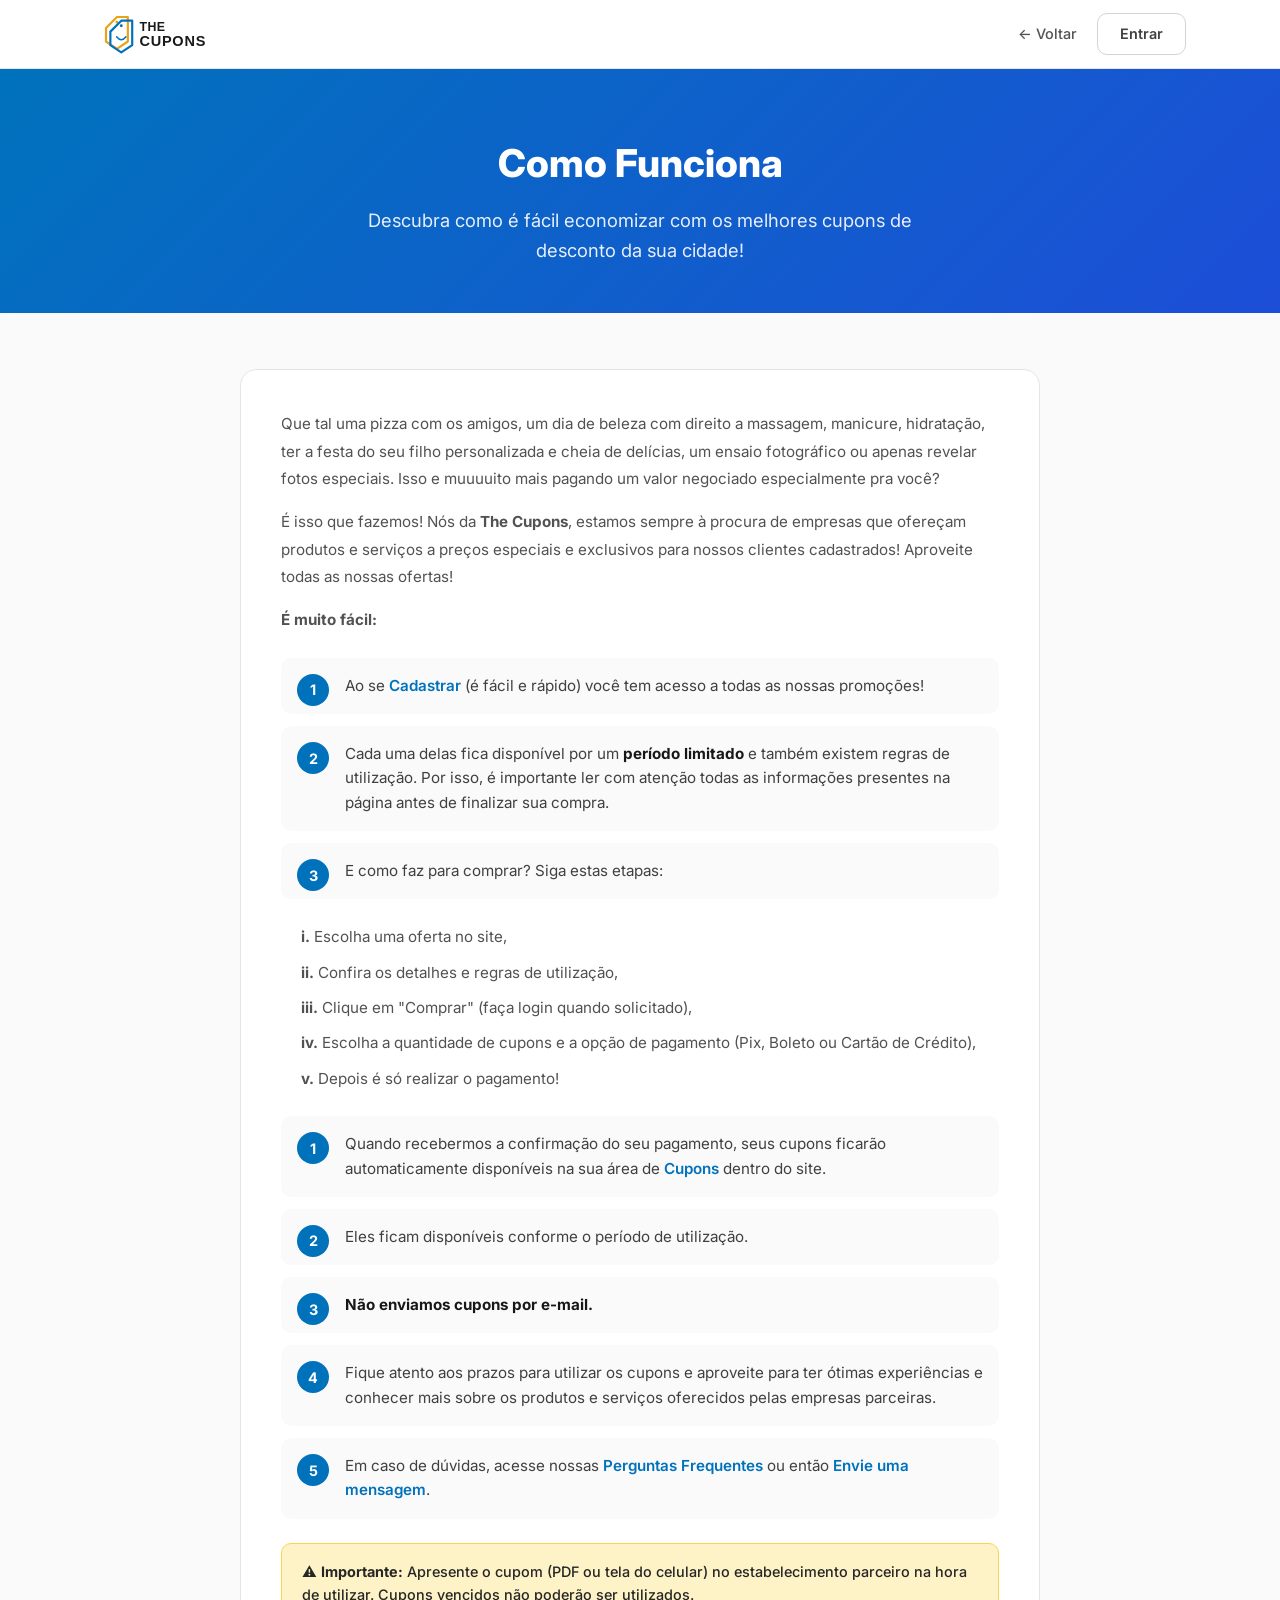
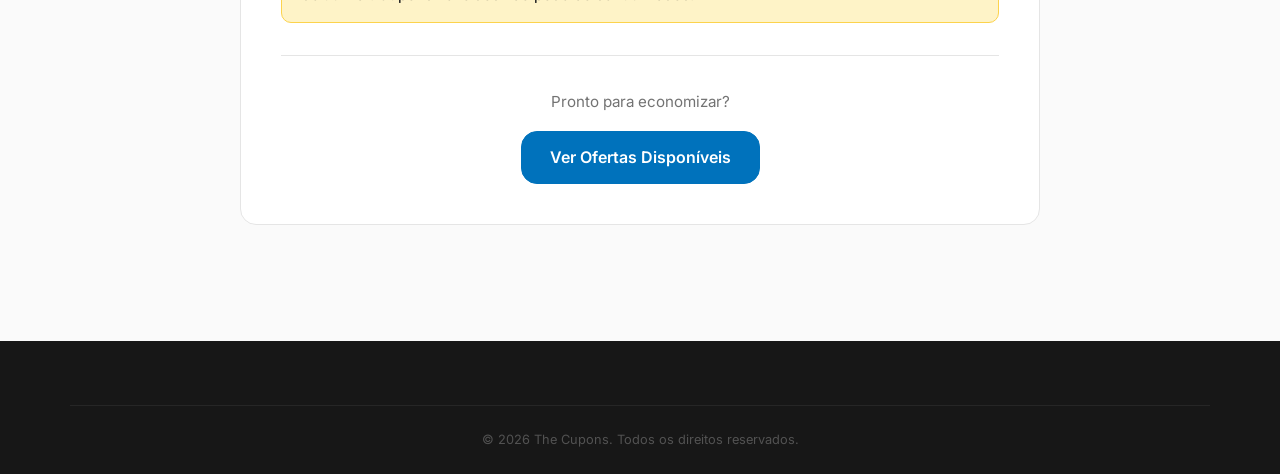
<file: como-funciona.html>
<!DOCTYPE html>
<html lang="pt-BR">
<head>
    <meta charset="UTF-8">
    <meta name="viewport" content="width=device-width, initial-scale=1.0">
    <title>Como Funciona | The Cupons</title>
    <meta name="description" content="Saiba como funciona a plataforma The Cupons. Compre cupons de desconto, pague online e aproveite ofertas exclusivas.">
    <link rel="stylesheet" href="css/style.css">
    <style>
        .page-hero {
            background: linear-gradient(135deg, var(--primary) 0%, #1d4ed8 100%);
            padding: 64px 0 48px;
            color: white;
            text-align: center;
        }
        .page-hero h1 { font-size: 2.4rem; font-weight: 800; margin-bottom: 12px; }
        .page-hero p { font-size: 1.15rem; opacity: 0.9; max-width: 560px; margin: 0 auto; }
        .content-section { padding: 56px 0; }
        .content-card {
            background: white; border: 1px solid var(--gray-200);
            border-radius: var(--radius-lg); padding: 40px;
            max-width: 800px; margin: 0 auto;
        }
        .content-card h2 {
            font-size: 1.4rem; font-weight: 700; color: var(--gray-900);
            margin-bottom: 20px;
        }
        .content-card p {
            color: var(--gray-600); font-size: 0.95rem; line-height: 1.8;
            margin-bottom: 16px;
        }
        .steps-list { list-style: none; padding: 0; margin: 24px 0; counter-reset: step; }
        .steps-list li {
            padding: 16px 16px 16px 64px; margin-bottom: 12px;
            background: var(--gray-50); border-radius: var(--radius-md);
            color: var(--gray-700); font-size: 0.95rem; line-height: 1.6;
            position: relative; counter-increment: step;
        }
        .steps-list li::before {
            content: counter(step);
            position: absolute; left: 16px; top: 16px;
            width: 32px; height: 32px; border-radius: 50%;
            background: var(--primary); color: white;
            display: flex; align-items: center; justify-content: center;
            font-weight: 700; font-size: 0.9rem;
        }
        .steps-list li strong { color: var(--gray-900); }
        .highlight-box {
            background: #FEF3C7; border: 1.5px solid #FCD34D;
            border-radius: var(--radius-md); padding: 16px 20px;
            color: var(--gray-800); font-size: 0.9rem; margin: 20px 0;
            font-weight: 500;
        }
        .cta-section {
            text-align: center; margin-top: 32px;
            padding-top: 32px; border-top: 1px solid var(--gray-200);
        }
        .cta-section p { color: var(--gray-500); margin-bottom: 16px; }
    </style>
</head>
<body>

    <!-- Header -->
    <header class="main-header">
        <div class="container header-container">
            <a href="index.html" class="logo"><img src="img/logo.svg" alt="The Cupons"></a>
            <nav class="header-nav">
                <a href="index.html" class="nav-link">← Voltar</a>
                <a href="login.html" class="btn btn-outline" id="auth-btn">Entrar</a>
            </nav>
        </div>
    </header>

    <!-- Hero -->
    <section class="page-hero">
        <div class="container">
            <h1>Como Funciona</h1>
            <p>Descubra como é fácil economizar com os melhores cupons de desconto da sua cidade!</p>
        </div>
    </section>

    <!-- Conteúdo -->
    <section class="content-section">
        <div class="container">
            <div class="content-card">
                <p>Que tal uma pizza com os amigos, um dia de beleza com direito a massagem, manicure, hidratação, ter a festa do seu filho personalizada e cheia de delícias, um ensaio fotográfico ou apenas revelar fotos especiais. Isso e muuuuito mais pagando um valor negociado especialmente pra você?</p>

                <p>É isso que fazemos! Nós da <strong>The Cupons</strong>, estamos sempre à procura de empresas que ofereçam produtos e serviços a preços especiais e exclusivos para nossos clientes cadastrados! Aproveite todas as nossas ofertas!</p>

                <p><strong>É muito fácil:</strong></p>

                <ol class="steps-list">
                    <li>Ao se <a href="login.html" style="color: var(--primary); font-weight: 600;">Cadastrar</a> (é fácil e rápido) você tem acesso a todas as nossas promoções!</li>
                    <li>Cada uma delas fica disponível por um <strong>período limitado</strong> e também existem regras de utilização. Por isso, é importante ler com atenção todas as informações presentes na página antes de finalizar sua compra.</li>
                    <li>E como faz para comprar? Siga estas etapas:</li>
                </ol>

                <div style="padding-left: 20px; margin-bottom: 24px;">
                    <p style="margin-bottom: 8px;"><strong>i.</strong> Escolha uma oferta no site,</p>
                    <p style="margin-bottom: 8px;"><strong>ii.</strong> Confira os detalhes e regras de utilização,</p>
                    <p style="margin-bottom: 8px;"><strong>iii.</strong> Clique em "Comprar" (faça login quando solicitado),</p>
                    <p style="margin-bottom: 8px;"><strong>iv.</strong> Escolha a quantidade de cupons e a opção de pagamento (Pix, Boleto ou Cartão de Crédito),</p>
                    <p style="margin-bottom: 8px;"><strong>v.</strong> Depois é só realizar o pagamento!</p>
                </div>

                <ol class="steps-list" start="4">
                    <li>Quando recebermos a confirmação do seu pagamento, seus cupons ficarão automaticamente disponíveis na sua área de <a href="minha-conta.html" style="color: var(--primary); font-weight: 600;">Cupons</a> dentro do site.</li>
                    <li>Eles ficam disponíveis conforme o período de utilização.</li>
                    <li><strong>Não enviamos cupons por e-mail.</strong></li>
                    <li>Fique atento aos prazos para utilizar os cupons e aproveite para ter ótimas experiências e conhecer mais sobre os produtos e serviços oferecidos pelas empresas parceiras.</li>
                    <li>Em caso de dúvidas, acesse nossas <a href="#" style="color: var(--primary); font-weight: 600;">Perguntas Frequentes</a> ou então <a href="#" style="color: var(--primary); font-weight: 600;">Envie uma mensagem</a>.</li>
                </ol>

                <div class="highlight-box">
                    ⚠️ <strong>Importante:</strong> Apresente o cupom (PDF ou tela do celular) no estabelecimento parceiro na hora de utilizar. Cupons vencidos não poderão ser utilizados.
                </div>

                <div class="cta-section">
                    <p>Pronto para economizar?</p>
                    <a href="index.html" class="btn btn-primary btn-lg">Ver Ofertas Disponíveis</a>
                </div>
            </div>
        </div>
    </section>

    <!-- Footer -->
    <footer class="main-footer">
        <div class="container text-center footer-bottom" style="margin-top: 0;">
            <p>&copy; 2026 The Cupons. Todos os direitos reservados.</p>
        </div>
    </footer>

    <script src="js/app.js"></script>
    <script src="js/auth.js"></script>
    <script>
        document.addEventListener('DOMContentLoaded', () => {
            const session = getSession();
            const authBtn = document.getElementById('auth-btn');
            if (session && authBtn) {
                if (session.tipo === 'admin') {
                    authBtn.textContent = '⚙️ Painel';
                    authBtn.href = 'admin.html';
                    authBtn.className = 'btn btn-primary';
                } else {
                    authBtn.textContent = '👤 ' + session.nome.split(' ')[0];
                    authBtn.href = 'minha-conta.html';
                    authBtn.className = 'btn btn-primary';
                }
            }
        });
    </script>
</body>
</html>
</file>
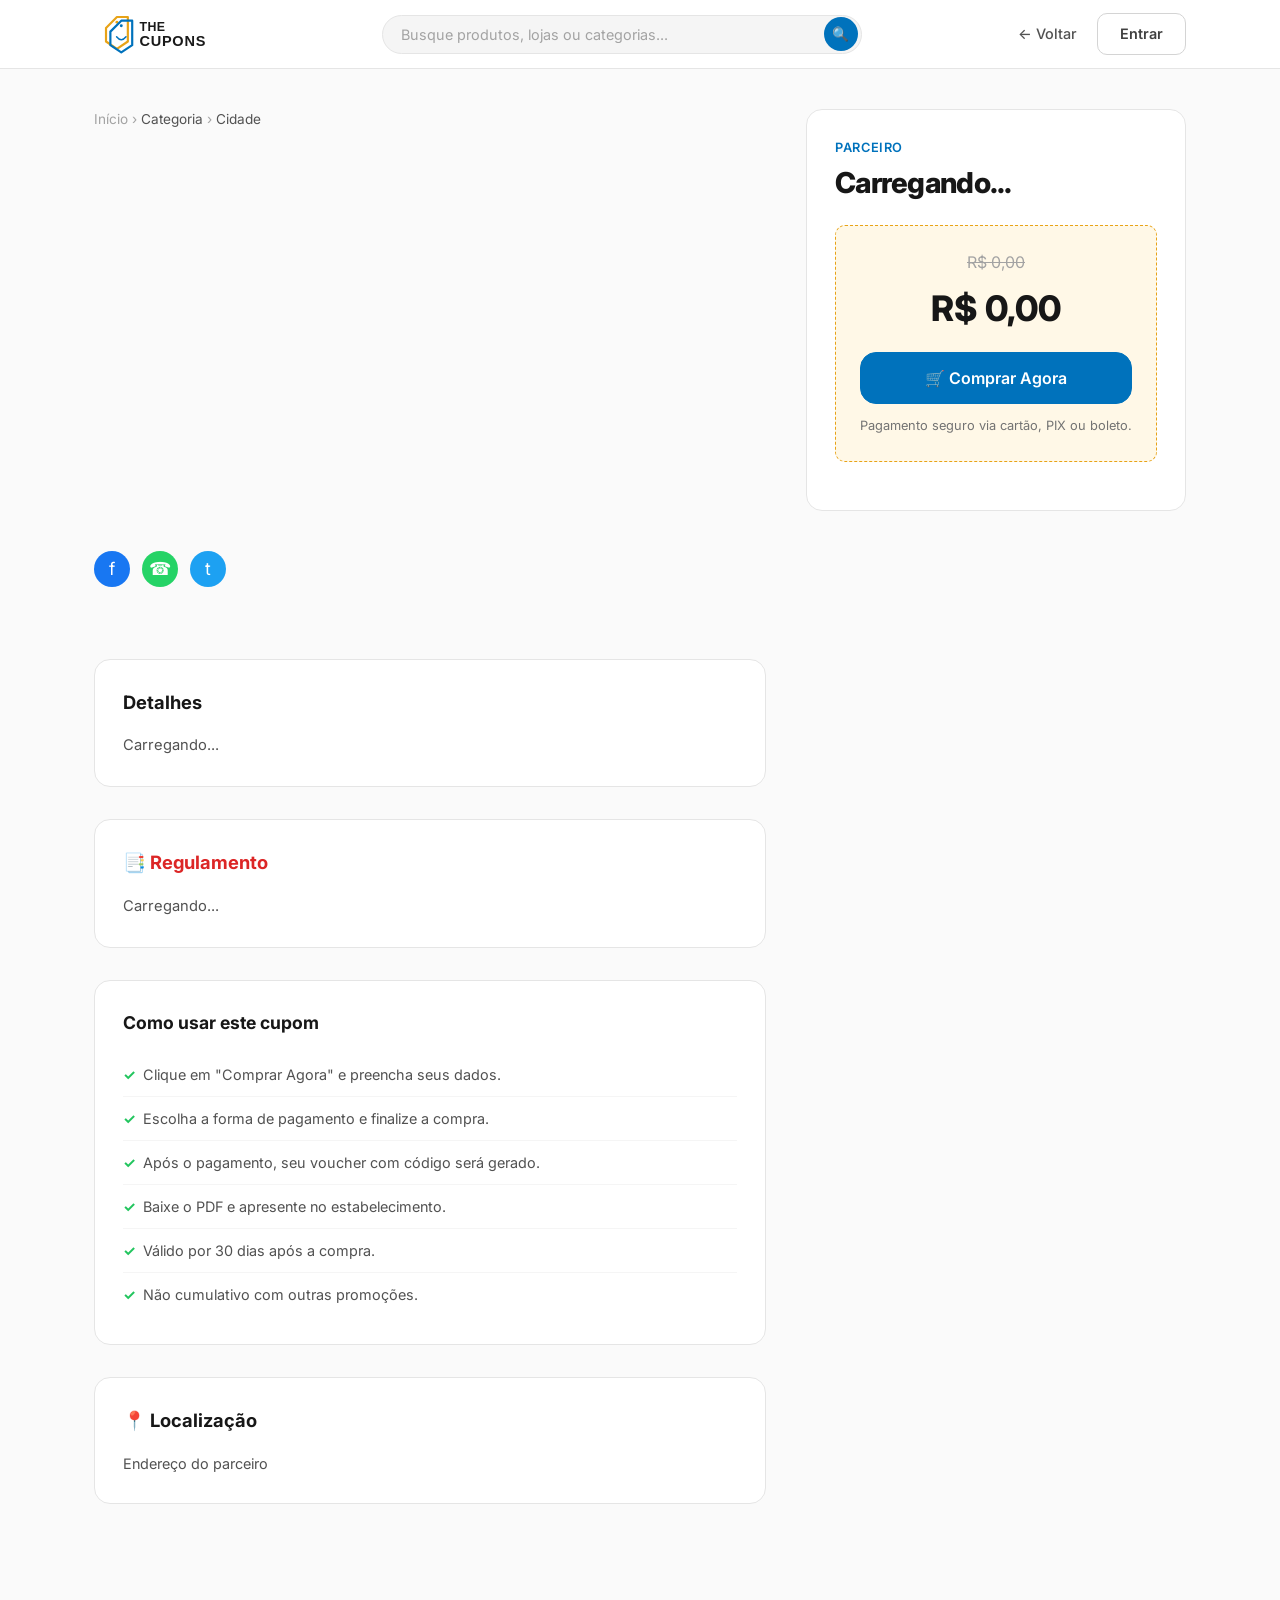
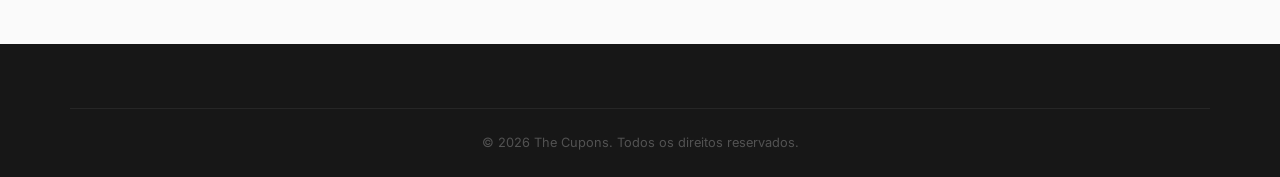
<file: cupom.html>
<!DOCTYPE html>
<html lang="pt-BR">
<head>
    <meta charset="UTF-8">
    <meta name="viewport" content="width=device-width, initial-scale=1.0">
    <title>Detalhes do Cupom | The Cupons</title>
    <link rel="stylesheet" href="css/style.css">
    <style>
        .detail-page { padding: 40px 0 80px; }
        .detail-layout {
            display: grid; 
            grid-template-columns: 1fr 380px;
            grid-template-areas: 
                "header sidebar"
                "info sidebar";
            gap: 40px; 
            align-items: start;
        }
        .cupom-left-header { grid-area: header; }
        .cupom-left-info { grid-area: info; }
        .cupom-right-sidebar { grid-area: sidebar; }
        .detail-image {
            width: 100%; height: 380px; object-fit: cover;
            border-radius: var(--radius-lg);
        }
        /* Slider overrides */
        .cupom-slider { position: relative; width: 100%; height: 380px; border-radius: var(--radius-lg); overflow: hidden; margin-bottom: 24px; }
        .cupom-slider-track { display: flex; width: 100%; height: 100%; transition: transform 0.3s ease; }
        .cupom-slider-track img { width: 100%; height: 100%; object-fit: cover; flex-shrink: 0; }
        .cupom-slider-nav { position: absolute; bottom: 12px; left: 0; right: 0; display: flex; justify-content: center; gap: 8px; }
        .cupom-slider-dot { width: 10px; height: 10px; border-radius: 50%; background: rgba(255,255,255,0.5); cursor: pointer; border: none; padding: 0; box-shadow: 0 1px 3px rgba(0,0,0,0.3); }
        .cupom-slider-dot.active { background: white; transform: scale(1.2); }
        .cupom-slider-btn { position: absolute; top: 50%; transform: translateY(-50%); background: rgba(0,0,0,0.4); color: white; border: none; width: 36px; height: 36px; border-radius: 50%; display: flex; align-items: center; justify-content: center; cursor: pointer; font-size: 1.2rem; }
        .cupom-slider-btn:hover { background: rgba(0,0,0,0.6); }
        .cupom-slider-btn.prev { left: 12px; }
        .cupom-slider-btn.next { right: 12px; }
        .breadcrumbs { font-size: 0.85rem; color: var(--gray-400); margin-bottom: 16px; }
        .breadcrumbs span { color: var(--gray-600); }
        .detail-partner {
            font-size: 0.8rem; color: var(--primary); font-weight: 600;
            text-transform: uppercase; letter-spacing: 0.05em; margin-bottom: 8px;
        }
        .detail-title {
            font-size: 1.8rem; font-weight: 800; color: var(--gray-900);
            line-height: 1.2; letter-spacing: var(--tracking-tight); margin-bottom: 24px;
        }
        .purchase-card {
            background: white; border: 1px solid var(--gray-200);
            border-radius: var(--radius-lg); padding: 28px;
            position: sticky; top: 88px;
        }
        .price-box {
            background-color: var(--accent-light); padding: 24px;
            border-radius: var(--radius-md); text-align: center;
            margin-bottom: 20px; border: 1.5px dashed var(--accent);
        }
        .price-box .price-old { font-size: 1rem; text-decoration: line-through; color: var(--gray-400); }
        .price-box .price-new {
            font-size: 2.2rem; font-weight: 800; color: var(--gray-900);
            display: block; margin: 4px 0 16px;
        }
        .price-box .helper-text { font-size: 0.8rem; color: var(--gray-500); margin-top: 12px; }
        .location-info { border-top: 1px solid var(--gray-200); padding-top: 20px; margin-top: 4px; }
        .location-info h4 {
            font-size: 0.8rem; text-transform: uppercase; letter-spacing: 0.05em;
            color: var(--gray-400); margin-bottom: 6px;
        }
        .location-info p { color: var(--gray-600); font-size: 0.9rem; }
        /* Info Sections */
        .info-section {
            margin-top: 32px; background: white; border: 1px solid var(--gray-200);
            border-radius: var(--radius-lg); padding: 28px;
        }
        .info-section h3 {
            font-size: 1.15rem; font-weight: 700; margin-bottom: 16px;
            color: var(--gray-900); display: flex; align-items: center; gap: 8px;
        }
        .info-section .info-content { color: var(--gray-600); font-size: 0.92rem; line-height: 1.7; }
        .info-section .info-content ul { list-style: none; padding: 0; }
        .info-section .info-content ul li {
            padding: 10px 0; border-bottom: 1px solid var(--gray-100);
            padding-left: 24px; position: relative;
        }
        .info-section .info-content ul li::before {
            content: '▸'; position: absolute; left: 0; color: var(--primary); font-weight: 700; font-size: 1rem;
        }
        .info-section .info-content ul li:last-child { border-bottom: none; }
        .info-section .info-content p { margin-bottom: 12px; }
        .info-section .info-content strong { color: var(--gray-800); }
        .info-section .info-content a { color: var(--primary); font-weight: 600; }
        .regulamento-section h3 { color: #DC2626; }
        .rules-section {
            margin-top: 32px; background: white; border: 1px solid var(--gray-200);
            border-radius: var(--radius-lg); padding: 28px;
        }
        .rules-section h3 { font-size: 1.1rem; font-weight: 700; margin-bottom: 16px; color: var(--gray-900); }
        .rules-section ul { list-style: none; padding: 0; }
        .rules-section li {
            padding: 10px 0; border-bottom: 1px solid var(--gray-100);
            color: var(--gray-600); font-size: 0.9rem; padding-left: 20px; position: relative;
        }
        .rules-section li::before { content: '✓'; position: absolute; left: 0; color: var(--success); font-weight: 700; }
        .rules-section li:last-child { border-bottom: none; }
        /* Social share */
        .social-share {
            display: flex; gap: 12px; margin-top: 20px; align-items: center;
        }
        .social-share a {
            width: 36px; height: 36px; border-radius: 50%; display: flex;
            align-items: center; justify-content: center; font-size: 1.1rem;
            color: white; text-decoration: none; transition: transform 0.2s;
        }
        .social-share a:hover { transform: scale(1.1); }
        .share-fb { background: #1877F2; }
        .share-wa { background: #25D366; }
        .share-tw { background: #1DA1F2; }
        @media (max-width: 992px) {
            .detail-layout { 
                grid-template-columns: 1fr; 
                grid-template-areas: 
                    "header"
                    "sidebar"
                    "info";
                gap: 24px;
            }
            .purchase-card { position: static; }
        }
    </style>
</head>
<body>

    <!-- Header -->
    <header class="main-header">
        <div class="container header-container">
            <a href="index.html" class="logo"><img src="img/logo.svg" alt="The Cupons"></a>
            <div class="search-bar">
                <input type="text" placeholder="Busque produtos, lojas ou categorias...">
                <button class="search-btn" aria-label="Buscar">🔍</button>
            </div>
            <nav class="header-nav">
                <a href="index.html" class="nav-link">← Voltar</a>
                <a href="login.html" class="btn btn-outline" id="auth-btn">Entrar</a>
            </nav>
        </div>
    </header>

    <main class="detail-page">
        <div class="container detail-layout">
            <!-- Left Header -->
            <div class="cupom-left-header">
                <div class="breadcrumbs">
                    <a href="index.html">Início</a> › <span id="breadcrumb-category">Categoria</span> › <span id="breadcrumb-city">Cidade</span>
                </div>
                <!-- Slider -->
                <div class="cupom-slider" id="detail-slider-container">
                    <div class="cupom-slider-track" id="detail-slider-track"></div>
                    <div class="cupom-slider-nav" id="detail-slider-nav"></div>
                </div>

                <!-- Compartilhar -->
                <div class="social-share">
                    <a href="#" class="share-fb" title="Facebook">f</a>
                    <a href="#" class="share-wa" id="share-wa" title="WhatsApp">☎</a>
                    <a href="#" class="share-tw" title="Twitter">t</a>
                </div>
            </div>

            <!-- Left Info -->
            <div class="cupom-left-info">
                <!-- Detalhes -->
                <div class="info-section" id="detail-description-section">
                    <h3>Detalhes</h3>
                    <div class="info-content" id="detail-description">Carregando...</div>
                </div>

                <!-- Regulamento -->
                <div class="info-section regulamento-section" id="detail-regulamento-section">
                    <h3>📑 Regulamento</h3>
                    <div class="info-content" id="detail-regulamento">Carregando...</div>
                </div>

                <!-- Como usar -->
                <div class="rules-section">
                    <h3>Como usar este cupom</h3>
                    <ul>
                        <li>Clique em "Comprar Agora" e preencha seus dados.</li>
                        <li>Escolha a forma de pagamento e finalize a compra.</li>
                        <li>Após o pagamento, seu voucher com código será gerado.</li>
                        <li>Baixe o PDF e apresente no estabelecimento.</li>
                        <li>Válido por 30 dias após a compra.</li>
                        <li>Não cumulativo com outras promoções.</li>
                    </ul>
                </div>

                <div class="location-info info-section">
                    <h3>📍 Localização</h3>
                    <p id="detail-location">Endereço do parceiro</p>
                </div>
            </div>

            <!-- Sidebar de Compra -->
            <div class="cupom-right-sidebar">
                <div class="purchase-card">
                    <div class="detail-partner" id="detail-partner">Parceiro</div>
                    <h1 class="detail-title" id="detail-title">Carregando...</h1>

                    <!-- Countdown Timer -->
                    <div class="detail-timer" id="detail-timer" style="display: none;">
                        ⏳ Oferta expira em:
                        <span class="timer-num" id="timer-days">0</span>d
                        <span class="timer-num" id="timer-hours">0</span>h
                        <span class="timer-num" id="timer-mins">0</span>m
                        <span class="timer-num" id="timer-secs">0</span>s
                    </div>

                    <!-- Scarcity Panel -->
                    <div class="scarcity-panel" id="scarcity-panel" style="display: none;">
                        <div class="scarcity-title" id="scarcity-title">⚡ Oferta limitada!</div>
                        <div class="scarcity-row">
                            <span>Cupons vendidos</span>
                            <strong id="scarcity-sold">0</strong>
                        </div>
                        <div class="scarcity-row">
                            <span>Restantes</span>
                            <strong id="scarcity-remaining">0</strong>
                        </div>
                        <div class="stock-bar"><div class="stock-fill" id="scarcity-bar"></div></div>
                    </div>

                    <div class="price-box">
                        <span class="price-old" id="detail-old-price">R$ 0,00</span>
                        <span class="price-new" id="detail-new-price">R$ 0,00</span>
                        <a href="#" id="buy-now-btn" class="btn btn-primary btn-block btn-lg">
                            🛒 Comprar Agora
                        </a>
                        <p class="helper-text">Pagamento seguro via cartão, PIX ou boleto.</p>
                    </div>

                    <!-- Social Proof -->
                    <div class="detail-recent-buyers" id="detail-buyers" style="display: none;">
                        <div class="dot-online"></div>
                        <span id="buyers-text"></span>
                    </div>
                </div>
            </div>
        </div>
    </main>

    <!-- Footer -->
    <footer class="main-footer">
        <div class="container text-center footer-bottom" style="margin-top: 0;">
            <p>&copy; 2026 The Cupons. Todos os direitos reservados.</p>
        </div>
    </footer>

    <script src="js/app.js"></script>
    <script src="js/auth.js"></script>
    <script>
        let countdownInterval = null;

        document.addEventListener('DOMContentLoaded', () => {
            const urlParams = new URLSearchParams(window.location.search);
            const cupomId = parseInt(urlParams.get('id'));
            
            if (cupomId) {
                const cupom = cuponsData.find(c => c.id === cupomId);
                if (cupom) {
                    // Info básica
                    document.getElementById('detail-title').textContent = cupom.titulo;
                    document.getElementById('detail-partner').textContent = cupom.parceiro;
                    document.getElementById('detail-old-price').textContent = `De ${cupom.precoAntigo}`;
                    document.getElementById('detail-new-price').textContent = `Por ${cupom.precoNovo}`;
                    
                    // Slider Logic
                    const imagens = Array.isArray(cupom.imagem) && cupom.imagem.length > 0 ? cupom.imagem : [cupom.imagem || ''];
                    const track = document.getElementById('detail-slider-track');
                    const nav = document.getElementById('detail-slider-nav');
                    track.innerHTML = imagens.map(url => `<img src="${url}" onerror="this.src='https://placehold.co/800x400?text=Sem+Imagem'">`).join('');
                    nav.innerHTML = imagens.length > 1 ? imagens.map((_, i) => `<button class="cupom-slider-dot ${i===0?'active':''}" onclick="goToSlide(${i})"></button>`).join('') : '';
                    if (imagens.length > 1 && !document.querySelector('.cupom-slider-btn.prev')) {
                        document.getElementById('detail-slider-container').insertAdjacentHTML('beforeend', `
                            <button class="cupom-slider-btn prev" onclick="moveSlide(-1)">&#10094;</button>
                            <button class="cupom-slider-btn next" onclick="moveSlide(1)">&#10095;</button>
                        `);
                    }
                    window.sliderImagesCount = imagens.length;
                    window.currentCupomSlide = 0;

                    document.getElementById('breadcrumb-category').textContent = cupom.categoria;
                    document.getElementById('breadcrumb-city').textContent = cupom.cidade;
                    document.getElementById('detail-location').textContent = `Localizado em ${cupom.cidade}`;
                    document.title = `${cupom.titulo} — The Cupons`;
                    document.getElementById('buy-now-btn').href = `checkout.html?id=${cupom.id}`;

                    // Detalhes e Regulamento
                    if (cupom.descricao) {
                        const descEl = document.getElementById('detail-description');
                        descEl.textContent = cupom.descricao;
                        descEl.style.whiteSpace = 'pre-wrap';
                    } else {
                        document.getElementById('detail-description-section').style.display = 'none';
                    }
                    if (cupom.regulamento) {
                        const regEl = document.getElementById('detail-regulamento');
                        regEl.textContent = cupom.regulamento;
                        regEl.style.whiteSpace = 'pre-wrap';
                    } else {
                        document.getElementById('detail-regulamento-section').style.display = 'none';
                    }

                    // WhatsApp share
                    const shareText = encodeURIComponent(`Olha essa oferta incrível: ${cupom.titulo} por apenas ${cupom.precoNovo}! Acesse: ${window.location.href}`);
                    document.getElementById('share-wa').href = `https://wa.me/?text=${shareText}`;

                    // ── SCARCITY TRIGGERS ──
                    const info = getScarcityInfo(cupom);

                    // 1. Countdown Timer
                    if (cupom.expiraEm) {
                        document.getElementById('detail-timer').style.display = 'flex';
                        startCountdown(new Date(cupom.expiraEm));
                    }

                    // 2. Scarcity Panel (estoque)
                    if (cupom.estoque) {
                        const panel = document.getElementById('scarcity-panel');
                        panel.style.display = 'block';
                        if (info.urgency >= 2) panel.classList.add('critical');

                        if (info.restantes <= 3 && info.restantes > 0) {
                            document.getElementById('scarcity-title').innerHTML = '🔥 Quase esgotado!';
                        } else if (info.restantes <= 5) {
                            document.getElementById('scarcity-title').innerHTML = '⚡ Restam poucos cupons!';
                        }

                        document.getElementById('scarcity-sold').textContent = cupom.vendidos || 0;
                        document.getElementById('scarcity-remaining').textContent = info.restantes;

                        const pct = Math.min(info.percentUsed, 100);
                        const bar = document.getElementById('scarcity-bar');
                        bar.style.width = pct + '%';
                        bar.style.background = info.urgency >= 2 ? '#DC2626' : info.urgency === 1 ? '#F59E0B' : '#22C55E';
                    }

                    // 3. CTA Button urgency
                    const buyBtn = document.getElementById('buy-now-btn');
                    if (info.urgency >= 2) {
                        buyBtn.innerHTML = '🔥 Garantir Agora — Últimas Unidades!';
                        buyBtn.classList.add('btn-pulse');
                    } else if (info.urgency === 1) {
                        buyBtn.innerHTML = '⚡ Comprar Agora — Oferta Limitada!';
                    }

                    // 4. Social Proof
                    const vendidos = cupom.vendidos || 0;
                    if (vendidos > 0) {
                        document.getElementById('detail-buyers').style.display = 'flex';
                        const recent = Math.min(vendidos, Math.floor(Math.random() * 6) + 3);
                        const viewing = Math.floor(Math.random() * 8) + 2;
                        document.getElementById('buyers-text').textContent = 
                            `${recent} pessoas compraram recentemente · ${viewing} vendo agora`;
                    }

                } else {
                    document.getElementById('detail-title').textContent = 'Oferta não encontrada';
                }
            }

            // Auth-aware header
            const session = getSession();
            const authBtn = document.getElementById('auth-btn');
            if (session && authBtn) {
                if (session.tipo === 'admin') {
                    authBtn.textContent = '⚙️ Painel';
                    authBtn.href = 'admin.html';
                    authBtn.className = 'btn btn-primary';
                } else {
                    authBtn.textContent = '👤 ' + session.nome.split(' ')[0];
                    authBtn.href = 'minha-conta.html';
                    authBtn.className = 'btn btn-primary';
                }
            }
        });

        // Live countdown
        function startCountdown(endDate) {
            function tick() {
                const now = new Date();
                const diff = endDate - now;

                if (diff <= 0) {
                    document.getElementById('timer-days').textContent = '0';
                    document.getElementById('timer-hours').textContent = '0';
                    document.getElementById('timer-mins').textContent = '0';
                    document.getElementById('timer-secs').textContent = '0';
                    clearInterval(countdownInterval);
                    return;
                }

                const d = Math.floor(diff / 86400000);
                const h = Math.floor((diff % 86400000) / 3600000);
                const m = Math.floor((diff % 3600000) / 60000);
                const s = Math.floor((diff % 60000) / 1000);

                document.getElementById('timer-days').textContent = d;
                document.getElementById('timer-hours').textContent = h;
                document.getElementById('timer-mins').textContent = String(m).padStart(2, '0');
                document.getElementById('timer-secs').textContent = String(s).padStart(2, '0');

                // Make timer more urgent when close
                if (d === 0 && h < 6) {
                    document.getElementById('detail-timer').style.background = '#DC2626';
                }
            }

            tick();
            countdownInterval = setInterval(tick, 1000);
        }

        // Slider functions globally
        window.goToSlide = function(index) {
            window.currentCupomSlide = index;
            updateCupomSlider();
        };
        window.moveSlide = function(dir) {
            window.currentCupomSlide = (window.currentCupomSlide + dir + window.sliderImagesCount) % window.sliderImagesCount;
            updateCupomSlider();
        };
        function updateCupomSlider() {
            const track = document.getElementById('detail-slider-track');
            if (track) track.style.transform = `translateX(-${window.currentCupomSlide * 100}%)`;
            document.querySelectorAll('.cupom-slider-dot').forEach((dot, i) => {
                dot.classList.toggle('active', i === window.currentCupomSlide);
            });
        }
    </script>
</body>
</html>
</file>
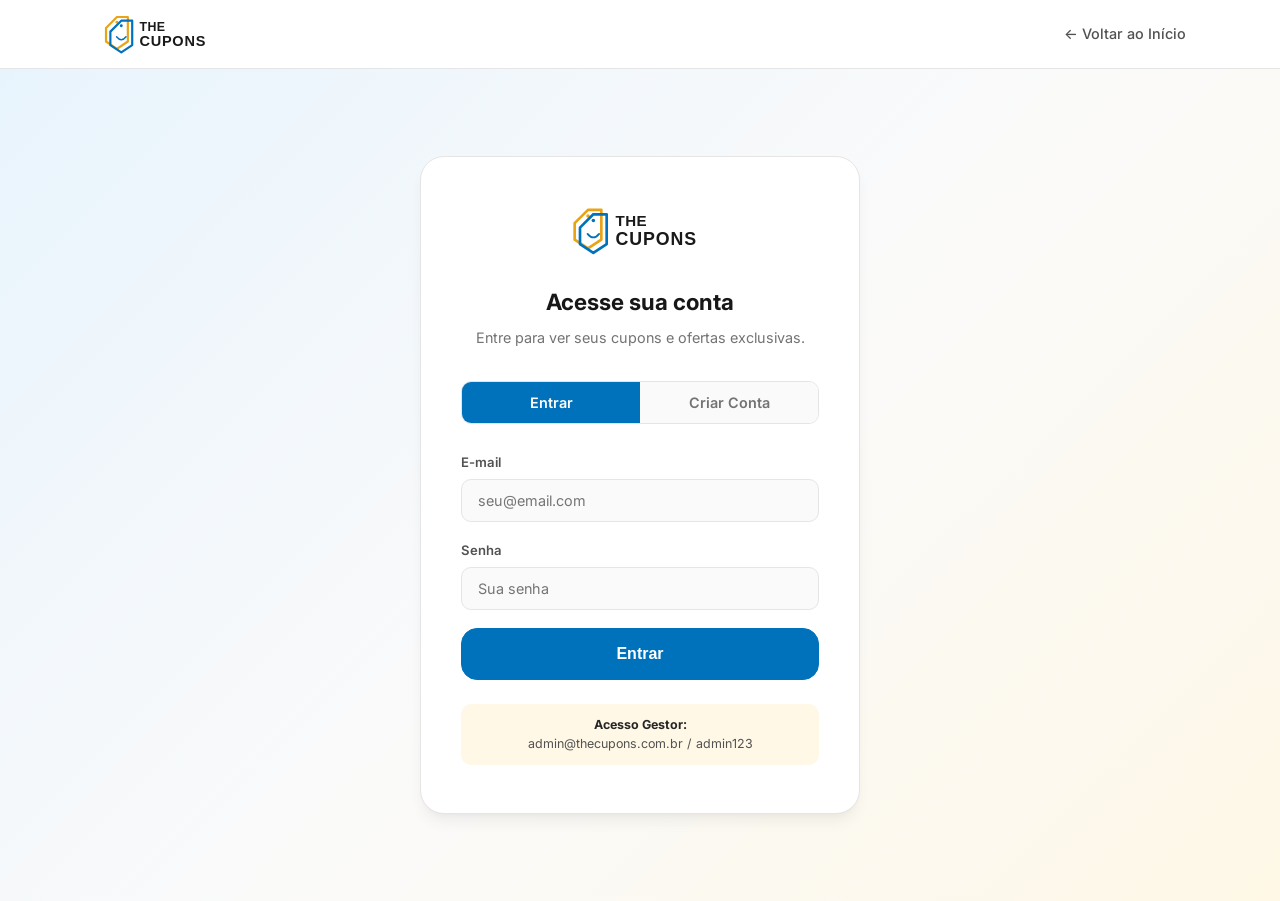
<file: login.html>
<!DOCTYPE html>
<html lang="pt-BR">
<head>
    <meta charset="UTF-8">
    <meta name="viewport" content="width=device-width, initial-scale=1.0">
    <title>Entrar | The Cupons</title>
    <link rel="stylesheet" href="css/style.css">
    <style>
        .auth-page {
            min-height: calc(100vh - 68px);
            display: flex;
            align-items: center;
            justify-content: center;
            padding: 40px 20px;
            background: linear-gradient(135deg, var(--primary-light) 0%, var(--gray-50) 50%, var(--accent-light) 100%);
        }

        .auth-card {
            background: white;
            border: 1px solid var(--gray-200);
            border-radius: var(--radius-xl);
            padding: 48px 40px;
            width: 100%;
            max-width: 440px;
            box-shadow: var(--shadow-lg);
        }

        .auth-card .auth-logo {
            display: block;
            width: 160px;
            margin: 0 auto 28px;
        }

        .auth-card h2 {
            font-size: 1.4rem;
            font-weight: 700;
            text-align: center;
            color: var(--gray-900);
            margin-bottom: 6px;
        }

        .auth-card .subtitle {
            text-align: center;
            color: var(--gray-500);
            font-size: 0.9rem;
            margin-bottom: 32px;
        }

        .auth-tabs {
            display: flex;
            gap: 0;
            margin-bottom: 28px;
            border-radius: var(--radius-md);
            overflow: hidden;
            border: 1.5px solid var(--gray-200);
        }

        .auth-tab {
            flex: 1;
            padding: 12px;
            background: var(--gray-50);
            border: none;
            font-family: var(--font);
            font-size: 0.9rem;
            font-weight: 600;
            color: var(--gray-500);
            cursor: pointer;
            transition: all 0.2s ease;
        }

        .auth-tab.active {
            background: var(--primary);
            color: white;
        }

        .form-group {
            margin-bottom: 18px;
        }

        .form-group label {
            display: block;
            font-size: 0.82rem;
            font-weight: 600;
            color: var(--gray-600);
            margin-bottom: 6px;
        }

        .form-group input, .form-group select {
            width: 100%;
            padding: 12px 16px;
            border: 1.5px solid var(--gray-200);
            border-radius: var(--radius-md);
            font-family: var(--font);
            font-size: 0.9rem;
            color: var(--gray-800);
            background: var(--gray-50);
            outline: none;
            transition: all 0.2s ease;
        }

        .form-group input:focus, .form-group select:focus {
            border-color: var(--primary);
            background: white;
            box-shadow: 0 0 0 3px rgba(0, 114, 188, 0.1);
        }

        .auth-error {
            background: #FEF2F2;
            color: #DC2626;
            padding: 10px 14px;
            border-radius: var(--radius-md);
            font-size: 0.85rem;
            margin-bottom: 16px;
            display: none;
        }

        .auth-links {
            text-align: center;
            margin-top: 20px;
            font-size: 0.85rem;
            color: var(--gray-500);
        }

        .auth-links a {
            color: var(--primary);
            font-weight: 600;
        }

        .admin-hint {
            margin-top: 24px;
            padding: 12px;
            background: var(--accent-light);
            border-radius: var(--radius-md);
            font-size: 0.78rem;
            color: var(--gray-600);
            text-align: center;
            line-height: 1.5;
        }

        .admin-hint strong {
            color: var(--gray-800);
        }
    </style>
</head>
<body>

    <!-- Header -->
    <header class="main-header">
        <div class="container header-container">
            <a href="index.html" class="logo">
                <img src="img/logo.svg" alt="The Cupons">
            </a>
            <nav class="header-nav" style="margin-left: auto;">
                <a href="index.html" class="nav-link">← Voltar ao Início</a>
            </nav>
        </div>
    </header>

    <main class="auth-page">
        <div class="auth-card">
            <img src="img/logo.svg" alt="The Cupons" class="auth-logo">
            <h2 id="auth-title">Acesse sua conta</h2>
            <p class="subtitle" id="auth-subtitle">Entre para ver seus cupons e ofertas exclusivas.</p>

            <!-- Tabs -->
            <div class="auth-tabs">
                <button class="auth-tab active" onclick="switchTab('login')">Entrar</button>
                <button class="auth-tab" onclick="switchTab('cadastro')">Criar Conta</button>
            </div>

            <!-- Erro -->
            <div class="auth-error" id="auth-error"></div>

            <!-- Form Login -->
            <form id="form-login" onsubmit="handleLogin(event)">
                <div class="form-group">
                    <label>E-mail</label>
                    <input type="email" id="login-email" placeholder="seu@email.com" required>
                </div>
                <div class="form-group">
                    <label>Senha</label>
                    <input type="password" id="login-senha" placeholder="Sua senha" required>
                </div>
                <button type="submit" class="btn btn-primary btn-block btn-lg">Entrar</button>
            </form>

            <!-- Form Cadastro -->
            <form id="form-cadastro" style="display: none;" onsubmit="handleRegister(event)">
                <div class="form-group">
                    <label>Nome completo</label>
                    <input type="text" id="reg-nome" placeholder="Seu nome" required>
                </div>
                <div class="form-group">
                    <label>E-mail</label>
                    <input type="email" id="reg-email" placeholder="seu@email.com" required>
                </div>
                <div class="form-group">
                    <label>Telefone</label>
                    <input type="tel" id="reg-telefone" placeholder="(99) 99999-9999">
                </div>
                <div class="form-group">
                    <label>Cidade</label>
                    <select id="reg-cidade">
                        <option value="Caxias-MA">Caxias — MA</option>
                        <option value="Teresina-PI">Teresina — PI</option>
                    </select>
                </div>
                <div class="form-group" style="display:flex; align-items:center; gap:8px;">
                    <input type="checkbox" id="reg-pj" onchange="document.getElementById('cnpj-container').style.display = this.checked ? 'block' : 'none'" style="width:auto; cursor:pointer;">
                    <label for="reg-pj" style="margin:0; cursor:pointer;">Sou um Parceiro (PJ)</label>
                </div>
                <div class="form-group" id="cnpj-container" style="display:none;">
                    <label>CNPJ</label>
                    <input type="text" id="reg-cnpj" placeholder="00.000.000/0000-00">
                </div>
                <div class="form-group">
                    <label>Senha</label>
                    <input type="password" id="reg-senha" placeholder="Mínimo 6 caracteres" required minlength="6">
                </div>
                <button type="submit" class="btn btn-primary btn-block btn-lg">Criar Conta</button>
            </form>

            <div class="admin-hint">
                <strong>Acesso Gestor:</strong><br>
                admin@thecupons.com.br / admin123
            </div>
        </div>
    </main>

    <script src="js/auth.js"></script>
    <script>
        // Verifica indicação (ref)
        document.addEventListener('DOMContentLoaded', () => {
            const params = new URLSearchParams(window.location.search);
            const ref = params.get('ref');
            if (ref) localStorage.setItem('tc_ref', ref);
        });

        // Verifica se já está logado
        const session = getSession();
        if (session) {
            window.location.href = session.tipo === 'admin' ? 'admin.html' : 'minha-conta.html';
        }

        function switchTab(tab) {
            const tabs = document.querySelectorAll('.auth-tab');
            const formLogin = document.getElementById('form-login');
            const formCadastro = document.getElementById('form-cadastro');
            const title = document.getElementById('auth-title');
            const subtitle = document.getElementById('auth-subtitle');
            const error = document.getElementById('auth-error');
            error.style.display = 'none';

            tabs.forEach(t => t.classList.remove('active'));

            if (tab === 'login') {
                tabs[0].classList.add('active');
                formLogin.style.display = 'block';
                formCadastro.style.display = 'none';
                title.textContent = 'Acesse sua conta';
                subtitle.textContent = 'Entre para ver seus cupons e ofertas exclusivas.';
            } else {
                tabs[1].classList.add('active');
                formLogin.style.display = 'none';
                formCadastro.style.display = 'block';
                title.textContent = 'Crie sua conta';
                subtitle.textContent = 'Cadastre-se para começar a economizar.';
            }
        }

        function handleLogin(e) {
            e.preventDefault();
            const email = document.getElementById('login-email').value.trim();
            const senha = document.getElementById('login-senha').value;
            const error = document.getElementById('auth-error');

            const result = loginUser(email, senha);
            if (result.success) {
                window.location.href = result.tipo === 'admin' ? 'admin.html' : 'minha-conta.html';
            } else {
                error.textContent = 'E-mail ou senha incorretos.';
                error.style.display = 'block';
            }
        }

        function handleRegister(e) {
            e.preventDefault();
            const error = document.getElementById('auth-error');

            const dados = {
                nome: document.getElementById('reg-nome').value.trim(),
                email: document.getElementById('reg-email').value.trim(),
                senha: document.getElementById('reg-senha').value,
                telefone: document.getElementById('reg-telefone').value.trim(),
                cidade: document.getElementById('reg-cidade').value,
                tipo: document.getElementById('reg-pj').checked ? 'pj' : 'consumidor',
                cnpj: document.getElementById('reg-cnpj').value.trim()
            };

            const result = registerUser(dados);
            if (result.success) {
                window.location.href = 'minha-conta.html';
            } else {
                error.textContent = result.msg;
                error.style.display = 'block';
            }
        }
    </script>
</body>
</html>
</file>
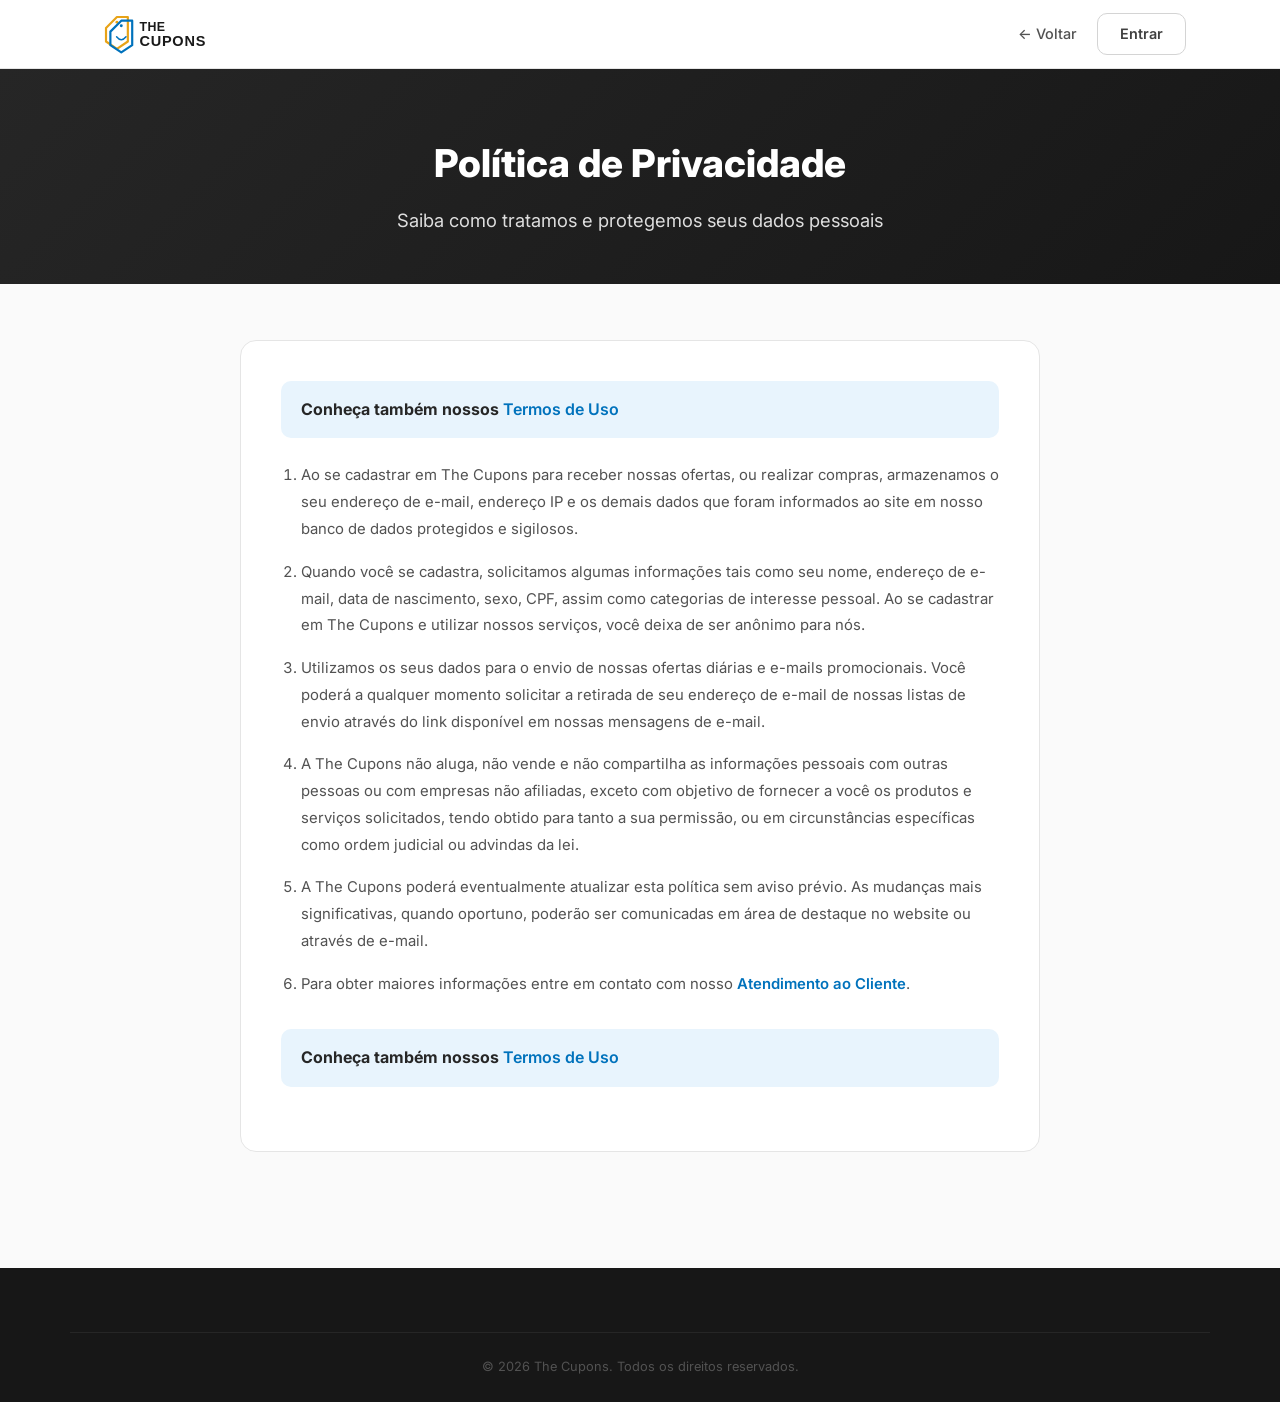
<file: politica-privacidade.html>
<!DOCTYPE html>
<html lang="pt-BR">
<head>
    <meta charset="UTF-8">
    <meta name="viewport" content="width=device-width, initial-scale=1.0">
    <title>Política de Privacidade | The Cupons</title>
    <meta name="description" content="Conheça a Política de Privacidade da The Cupons e saiba como protegemos seus dados pessoais.">
    <link rel="stylesheet" href="css/style.css">
    <style>
        .page-hero {
            background: linear-gradient(135deg, var(--gray-800) 0%, var(--gray-900) 100%);
            padding: 64px 0 48px;
            color: white;
            text-align: center;
        }
        .page-hero h1 { font-size: 2.4rem; font-weight: 800; margin-bottom: 12px; }
        .page-hero p { font-size: 1.15rem; opacity: 0.85; max-width: 560px; margin: 0 auto; }
        .content-section { padding: 56px 0; }
        .content-card {
            background: white; border: 1px solid var(--gray-200);
            border-radius: var(--radius-lg); padding: 40px;
            max-width: 800px; margin: 0 auto;
        }
        .content-card h2 {
            font-size: 1.3rem; font-weight: 700; color: var(--gray-900);
            margin: 32px 0 16px; padding-top: 24px; border-top: 1px solid var(--gray-100);
        }
        .content-card h2:first-of-type { margin-top: 0; padding-top: 0; border-top: none; }
        .content-card p, .content-card li {
            color: var(--gray-600); font-size: 0.93rem; line-height: 1.8;
        }
        .content-card p { margin-bottom: 12px; }
        .content-card ol { padding-left: 20px; margin: 16px 0; }
        .content-card ol li { margin-bottom: 16px; }
        .content-card a { color: var(--primary); font-weight: 600; }
        .links-box {
            background: var(--primary-light); padding: 16px 20px;
            border-radius: var(--radius-md); margin-bottom: 24px;
        }
        .links-box a { margin-right: 16px; }
    </style>
</head>
<body>

    <!-- Header -->
    <header class="main-header">
        <div class="container header-container">
            <a href="index.html" class="logo"><img src="img/logo.svg" alt="The Cupons"></a>
            <nav class="header-nav">
                <a href="index.html" class="nav-link">← Voltar</a>
                <a href="login.html" class="btn btn-outline" id="auth-btn">Entrar</a>
            </nav>
        </div>
    </header>

    <!-- Hero -->
    <section class="page-hero">
        <div class="container">
            <h1>Política de Privacidade</h1>
            <p>Saiba como tratamos e protegemos seus dados pessoais</p>
        </div>
    </section>

    <!-- Conteúdo -->
    <section class="content-section">
        <div class="container">
            <div class="content-card">
                <div class="links-box">
                    <strong>Conheça também nossos</strong> <a href="termos-de-uso.html">Termos de Uso</a>
                </div>

                <ol>
                    <li>Ao se cadastrar em The Cupons para receber nossas ofertas, ou realizar compras, armazenamos o seu endereço de e-mail, endereço IP e os demais dados que foram informados ao site em nosso banco de dados protegidos e sigilosos.</li>

                    <li>Quando você se cadastra, solicitamos algumas informações tais como seu nome, endereço de e-mail, data de nascimento, sexo, CPF, assim como categorias de interesse pessoal. Ao se cadastrar em The Cupons e utilizar nossos serviços, você deixa de ser anônimo para nós.</li>

                    <li>Utilizamos os seus dados para o envio de nossas ofertas diárias e e-mails promocionais. Você poderá a qualquer momento solicitar a retirada de seu endereço de e-mail de nossas listas de envio através do link disponível em nossas mensagens de e-mail.</li>

                    <li>A The Cupons não aluga, não vende e não compartilha as informações pessoais com outras pessoas ou com empresas não afiliadas, exceto com objetivo de fornecer a você os produtos e serviços solicitados, tendo obtido para tanto a sua permissão, ou em circunstâncias específicas como ordem judicial ou advindas da lei.</li>

                    <li>A The Cupons poderá eventualmente atualizar esta política sem aviso prévio. As mudanças mais significativas, quando oportuno, poderão ser comunicadas em área de destaque no website ou através de e-mail.</li>

                    <li>Para obter maiores informações entre em contato com nosso <a href="#">Atendimento ao Cliente</a>.</li>
                </ol>

                <div class="links-box" style="margin-top: 32px;">
                    <strong>Conheça também nossos</strong> <a href="termos-de-uso.html">Termos de Uso</a>
                </div>
            </div>
        </div>
    </section>

    <!-- Footer -->
    <footer class="main-footer">
        <div class="container text-center footer-bottom" style="margin-top: 0;">
            <p>&copy; 2026 The Cupons. Todos os direitos reservados.</p>
        </div>
    </footer>

    <script src="js/app.js"></script>
    <script src="js/auth.js"></script>
    <script>
        document.addEventListener('DOMContentLoaded', () => {
            const session = getSession();
            const authBtn = document.getElementById('auth-btn');
            if (session && authBtn) {
                if (session.tipo === 'admin') {
                    authBtn.textContent = '⚙️ Painel';
                    authBtn.href = 'admin.html';
                    authBtn.className = 'btn btn-primary';
                } else {
                    authBtn.textContent = '👤 ' + session.nome.split(' ')[0];
                    authBtn.href = 'minha-conta.html';
                    authBtn.className = 'btn btn-primary';
                }
            }
        });
    </script>
</body>
</html>
</file>
<file: css/style.css>
/* ================================================
   The Cupons — Design System
   Modern & Minimalist | Brand: Blue + Orange
   ================================================ */

@import url('https://fonts.googleapis.com/css2?family=Inter:wght@300;400;500;600;700;800&display=swap');

:root {
    /* Brand Colors */
    --brand-blue: #0072BC;
    --brand-blue-light: #E8F4FD;
    --brand-blue-hover: #005A96;
    --brand-orange: #E8A317;
    --brand-orange-light: #FFF8E7;
    --brand-orange-hover: #D09013;

    /* Semantic Colors */
    --primary: var(--brand-blue);
    --primary-light: var(--brand-blue-light);
    --primary-hover: var(--brand-blue-hover);
    --accent: var(--brand-orange);
    --accent-light: var(--brand-orange-light);
    --accent-hover: var(--brand-orange-hover);
    --success: #22C55E;
    --success-light: #F0FDF4;

    /* Neutrals */
    --gray-50: #FAFAFA;
    --gray-100: #F5F5F5;
    --gray-200: #E5E5E5;
    --gray-300: #D4D4D4;
    --gray-400: #A3A3A3;
    --gray-500: #737373;
    --gray-600: #525252;
    --gray-700: #404040;
    --gray-800: #262626;
    --gray-900: #171717;

    /* Layout */
    --radius-sm: 6px;
    --radius-md: 10px;
    --radius-lg: 16px;
    --radius-xl: 24px;
    --radius-full: 9999px;
    --shadow-xs: 0 1px 2px rgba(0,0,0,0.04);
    --shadow-sm: 0 1px 3px rgba(0,0,0,0.06), 0 1px 2px rgba(0,0,0,0.04);
    --shadow-md: 0 4px 6px -1px rgba(0,0,0,0.06), 0 2px 4px -2px rgba(0,0,0,0.04);
    --shadow-lg: 0 10px 15px -3px rgba(0,0,0,0.06), 0 4px 6px -4px rgba(0,0,0,0.04);
    --shadow-xl: 0 20px 25px -5px rgba(0,0,0,0.06), 0 8px 10px -6px rgba(0,0,0,0.04);

    /* Typography */
    --font: 'Inter', -apple-system, BlinkMacSystemFont, sans-serif;
    --tracking-tight: -0.025em;
}

/* ================================= */
/* Reset & Base                      */
/* ================================= */
*, *::before, *::after {
    margin: 0;
    padding: 0;
    box-sizing: border-box;
}

html {
    scroll-behavior: smooth;
    -webkit-font-smoothing: antialiased;
    -moz-osx-font-smoothing: grayscale;
}

body {
    font-family: var(--font);
    background-color: var(--gray-50);
    color: var(--gray-800);
    line-height: 1.6;
    font-size: 16px;
}

a {
    text-decoration: none;
    color: inherit;
    transition: color 0.2s ease;
}

ul { list-style: none; }
img { max-width: 100%; height: auto; }

/* ================================= */
/* Utilities                         */
/* ================================= */
.container {
    max-width: 1140px;
    margin: 0 auto;
    padding: 0 24px;
}

.text-center { text-align: center; }

.section-padding {
    padding: 72px 0;
}

.section-title {
    font-size: 1.5rem;
    font-weight: 700;
    color: var(--gray-900);
    letter-spacing: var(--tracking-tight);
    margin-bottom: 32px;
}

/* ================================= */
/* Buttons                           */
/* ================================= */
.btn {
    display: inline-flex;
    align-items: center;
    justify-content: center;
    gap: 8px;
    padding: 10px 22px;
    border-radius: var(--radius-md);
    font-weight: 600;
    font-size: 0.9rem;
    cursor: pointer;
    transition: all 0.2s ease;
    border: 1.5px solid transparent;
    text-align: center;
    line-height: 1.4;
}

.btn-primary {
    background-color: var(--primary);
    color: white;
    border-color: var(--primary);
}

.btn-primary:hover {
    background-color: var(--primary-hover);
    border-color: var(--primary-hover);
    box-shadow: 0 4px 12px rgba(0, 114, 188, 0.25);
    transform: translateY(-1px);
}

.btn-accent {
    background-color: var(--accent);
    color: white;
    border-color: var(--accent);
}

.btn-accent:hover {
    background-color: var(--accent-hover);
    border-color: var(--accent-hover);
    box-shadow: 0 4px 12px rgba(232, 163, 23, 0.25);
    transform: translateY(-1px);
}

.btn-outline {
    background-color: transparent;
    border-color: var(--gray-300);
    color: var(--gray-700);
}

.btn-outline:hover {
    border-color: var(--primary);
    color: var(--primary);
    background-color: var(--primary-light);
}

.btn-block {
    display: flex;
    width: 100%;
}

.btn-lg {
    padding: 14px 28px;
    font-size: 1rem;
    border-radius: var(--radius-lg);
}

/* ================================= */
/* Promo Top Bar                     */
/* ================================= */
.top-promo-bar {
    background-color: var(--brand-blue-light);
    color: var(--primary-hover);
    text-align: center;
    padding: 10px 16px;
    font-size: 0.85rem;
    font-weight: 500;
    display: flex;
    justify-content: center;
    align-items: center;
    gap: 12px;
    cursor: pointer;
    transition: background-color 0.2s;
}

.top-promo-bar:hover {
    background-color: #dbeafe;
}

.promo-badge {
    background: white;
    color: var(--gray-900);
    padding: 2px 8px;
    border-radius: 4px;
    font-weight: 700;
    font-size: 0.75rem;
    box-shadow: var(--shadow-xs);
}

.promo-arrow {
    background: transparent;
    border: 1px solid rgba(0,0,0,0.1);
    border-radius: 50%;
    width: 20px;
    height: 20px;
    display: inline-flex;
    align-items: center;
    justify-content: center;
    font-size: 1rem;
    line-height: 1;
}

/* ================================= */
/* City Selection Modal              */
/* ================================= */
.modal-overlay {
    position: fixed;
    top: 0;
    left: 0;
    width: 100%;
    height: 100%;
    background-color: rgba(0, 0, 0, 0.5);
    display: flex;
    justify-content: center;
    align-items: center;
    z-index: 1000;
    backdrop-filter: blur(8px);
    -webkit-backdrop-filter: blur(8px);
}

.modal-content {
    background-color: white;
    padding: 48px 40px;
    border-radius: var(--radius-xl);
    box-shadow: var(--shadow-xl);
    text-align: center;
    max-width: 440px;
    width: 92%;
    animation: modalIn 0.35s cubic-bezier(0.16, 1, 0.3, 1) forwards;
}

.modal-content h2 {
    font-size: 1.5rem;
    font-weight: 700;
    margin-bottom: 8px;
    color: var(--gray-900);
    letter-spacing: var(--tracking-tight);
}

.modal-content p {
    color: var(--gray-500);
    margin-bottom: 32px;
    font-size: 0.95rem;
}

.modal-logo {
    width: 160px;
    margin-bottom: 24px;
}

.city-buttons {
    display: flex;
    gap: 12px;
    justify-content: center;
}

.city-buttons .btn {
    flex: 1;
    padding: 14px 20px;
}

@keyframes modalIn {
    from { transform: scale(0.95) translateY(10px); opacity: 0; }
    to { transform: scale(1) translateY(0); opacity: 1; }
}

/* ================================= */
/* Header                            */
/* ================================= */
.main-header {
    background-color: white;
    position: sticky;
    top: 0;
    z-index: 100;
    border-bottom: 1px solid var(--gray-200);
}

.header-container {
    display: flex;
    justify-content: space-between;
    align-items: center;
    gap: 32px;
    height: 68px;
}

.logo img {
    height: 42px;
    width: auto;
    display: block;
}

.search-bar {
    flex: 1;
    display: flex;
    position: relative;
    max-width: 480px;
}

.search-bar input {
    width: 100%;
    padding: 10px 44px 10px 18px;
    border: 1.5px solid var(--gray-200);
    border-radius: var(--radius-full);
    font-size: 0.9rem;
    font-family: var(--font);
    outline: none;
    transition: all 0.2s ease;
    background-color: var(--gray-100);
    color: var(--gray-800);
}

.search-bar input::placeholder {
    color: var(--gray-400);
}

.search-bar input:focus {
    border-color: var(--primary);
    background-color: white;
    box-shadow: 0 0 0 3px rgba(0, 114, 188, 0.1);
}

.search-btn {
    position: absolute;
    right: 4px;
    top: 50%;
    transform: translateY(-50%);
    background: var(--primary);
    border: none;
    font-size: 0.85rem;
    cursor: pointer;
    color: white;
    width: 34px;
    height: 34px;
    border-radius: var(--radius-full);
    display: flex;
    align-items: center;
    justify-content: center;
    transition: background-color 0.2s ease;
}

.search-btn:hover {
    background: var(--primary-hover);
}

.header-nav {
    display: flex;
    align-items: center;
    gap: 20px;
}

.nav-link {
    font-weight: 500;
    font-size: 0.9rem;
    color: var(--gray-600);
    transition: color 0.2s ease;
}

.nav-link:hover {
    color: var(--primary);
}

/* ================================= */
/* City Switcher (Header)            */
/* ================================= */
.city-switcher {
    position: relative;
}

.city-switcher-btn {
    display: inline-flex;
    align-items: center;
    gap: 6px;
    padding: 6px 14px;
    background: var(--primary-light);
    border: 1.5px solid var(--primary);
    border-radius: var(--radius-full);
    color: var(--primary);
    font-weight: 600;
    font-size: 0.82rem;
    cursor: pointer;
    font-family: var(--font);
    transition: all 0.2s ease;
    white-space: nowrap;
}

.city-switcher-btn:hover {
    background: var(--primary);
    color: white;
}

.city-switcher-btn .arrow {
    font-size: 0.65rem;
    transition: transform 0.2s ease;
}

.city-switcher.open .arrow {
    transform: rotate(180deg);
}

.city-dropdown {
    position: absolute;
    top: calc(100% + 8px);
    right: 0;
    background: white;
    border: 1px solid var(--gray-200);
    border-radius: var(--radius-md);
    box-shadow: var(--shadow-lg);
    overflow: hidden;
    opacity: 0;
    visibility: hidden;
    transform: translateY(-4px);
    transition: all 0.2s ease;
    z-index: 50;
    min-width: 180px;
}

.city-switcher.open .city-dropdown {
    opacity: 1;
    visibility: visible;
    transform: translateY(0);
}

.city-dropdown button {
    display: flex;
    align-items: center;
    gap: 8px;
    width: 100%;
    padding: 12px 16px;
    background: none;
    border: none;
    font-family: var(--font);
    font-size: 0.9rem;
    color: var(--gray-700);
    cursor: pointer;
    transition: background 0.15s ease;
    text-align: left;
}

.city-dropdown button:hover {
    background-color: var(--gray-100);
}

.city-dropdown button.active {
    color: var(--primary);
    font-weight: 600;
    background-color: var(--primary-light);
}

/* ================================= */
/* Banner Slider                     */
/* ================================= */
.banner-slider {
    position: relative;
    padding: 0 16px;
    margin-bottom: 56px;
}

.slider-wrapper {
    position: relative;
    width: 100%;
    overflow: hidden;
    border-radius: var(--radius-xl);
    box-shadow: var(--shadow-md);
}

.slider-track {
    display: flex;
    transition: transform 0.5s cubic-bezier(0.25, 0.46, 0.45, 0.94);
    will-change: transform;
}

.slide {
    min-width: 100%;
    position: relative;
    overflow: hidden;
}

.slide img {
    width: 100%;
    height: 340px;
    object-fit: cover;
    object-position: center;
    display: block;
}

.slide-overlay {
    position: absolute;
    inset: 0;
    display: flex;
    align-items: center;
    padding: 0 60px;
    background: linear-gradient(90deg, rgba(0,0,0,0.7) 0%, rgba(0,0,0,0.2) 60%, transparent 100%);
}

.slide-text {
    max-width: 480px;
}

.slide-text h2 {
    font-size: 2.2rem;
    font-weight: 800;
    color: white;
    line-height: 1.2;
    letter-spacing: var(--tracking-tight);
    margin-bottom: 10px;
    text-shadow: 0 2px 8px rgba(0,0,0,0.3);
}

.slide-text p {
    font-size: 1.05rem;
    color: rgba(255,255,255,0.9);
    margin-bottom: 20px;
    text-shadow: 0 1px 4px rgba(0,0,0,0.3);
}

/* Slider Controls */
.slider-arrow {
    position: absolute;
    top: 50%;
    transform: translateY(-50%);
    width: 44px;
    height: 44px;
    border-radius: var(--radius-full);
    background: white;
    border: 1px solid var(--gray-200);
    cursor: pointer;
    display: flex;
    align-items: center;
    justify-content: center;
    font-size: 1.2rem;
    color: var(--gray-800);
    z-index: 10;
    transition: all 0.2s ease;
    box-shadow: var(--shadow-md);
}

.slider-arrow:hover {
    background: var(--gray-50);
    transform: translateY(-50%) scale(1.05);
}

.slider-arrow.prev { left: -6px; }
.slider-arrow.next { right: -6px; }

.slider-dots {
    position: absolute;
    bottom: 24px;
    left: 50%;
    transform: translateX(-50%);
    display: flex;
    gap: 8px;
    z-index: 10;
}

.slider-dot {
    width: 10px;
    height: 10px;
    border-radius: var(--radius-full);
    background: rgba(255,255,255,0.4);
    border: none;
    cursor: pointer;
    transition: all 0.25s ease;
    padding: 0;
}

.slider-dot.active {
    background: white;
    width: 28px;
}

/* ================================= */
/* Hero Section (above slider)       */
/* ================================= */
.hero {
    background: transparent;
    padding: 40px 0 28px;
}

.hero h1 {
    font-size: 2.4rem;
    font-weight: 800;
    margin-bottom: 8px;
    color: var(--gray-900);
    letter-spacing: var(--tracking-tight);
    line-height: 1.2;
}

.highlight-city {
    color: var(--primary);
}

.hero p {
    font-size: 1.15rem;
    color: var(--gray-600);
    font-weight: 400;
}

/* ================================= */
/* Coupon Grid & Cards               */
/* ================================= */
.coupon-grid {
    display: grid;
    grid-template-columns: repeat(auto-fill, minmax(300px, 1fr));
    gap: 24px;
}

.coupon-card {
    background-color: white;
    border-radius: var(--radius-lg);
    overflow: hidden;
    transition: transform 0.25s ease, box-shadow 0.25s ease;
    border: 1px solid var(--gray-200);
    display: flex;
    flex-direction: column;
}

.coupon-card:hover {
    transform: translateY(-4px);
    box-shadow: var(--shadow-lg);
    border-color: var(--gray-300);
}

.coupon-image-area {
    height: 180px;
    background-color: var(--gray-100);
    background-size: cover;
    background-position: center;
    position: relative;
}

.coupon-discount-badge {
    position: absolute;
    top: 12px;
    right: 12px;
    background-color: var(--accent);
    color: white;
    padding: 5px 12px;
    border-radius: var(--radius-full);
    font-weight: 700;
    font-size: 0.8rem;
    letter-spacing: 0.02em;
}

.coupon-content {
    padding: 20px;
    display: flex;
    flex-direction: column;
    flex-grow: 1;
}

.coupon-partner {
    font-size: 0.78rem;
    color: var(--primary);
    font-weight: 600;
    text-transform: uppercase;
    letter-spacing: 0.04em;
    margin-bottom: 6px;
}

.coupon-title {
    font-size: 1.05rem;
    font-weight: 700;
    margin-bottom: 16px;
    line-height: 1.35;
    color: var(--gray-900);
}

.coupon-price {
    margin-top: auto;
    display: flex;
    align-items: baseline;
    gap: 10px;
    margin-bottom: 16px;
}

.price-old {
    text-decoration: line-through;
    color: var(--gray-400);
    font-size: 0.85rem;
}

.price-new {
    font-size: 1.35rem;
    font-weight: 800;
    color: var(--gray-900);
}

.coupon-action {
    border-top: 1px dashed var(--gray-200);
    padding-top: 16px;
}

/* ================================= */
/* Lojas Populares                   */
/* ================================= */
.lojas-pill-container {
    display: flex;
    flex-wrap: wrap;
    gap: 12px;
    margin-top: 16px;
}

.loja-pill {
    padding: 8px 18px;
    background-color: white;
    border: 1px solid var(--gray-200);
    border-radius: var(--radius-full);
    font-size: 0.9rem;
    font-weight: 500;
    color: var(--gray-700);
    text-decoration: none;
    transition: all 0.2s ease;
}

.loja-pill:hover {
    border-color: var(--gray-400);
    color: var(--gray-900);
    transform: translateY(-2px);
    box-shadow: var(--shadow-sm);
}

/* ================================= */
/* Categorias (Circular Layout)      */
/* ================================= */
.category-circle-grid {
    display: flex;
    justify-content: flex-start;
    flex-wrap: wrap;
    gap: 32px;
    margin-top: 10px;
}

.category-circle-card {
    display: flex;
    flex-direction: column;
    align-items: center;
    text-align: center;
    gap: 12px;
    width: 110px;
    text-decoration: none;
    transition: transform 0.2s ease;
}

.category-circle-card:hover {
    transform: translateY(-4px);
}

.category-circle-img {
    width: 88px;
    height: 88px;
    border-radius: 50%;
    display: flex;
    align-items: center;
    justify-content: center;
    box-shadow: var(--shadow-sm);
    transition: box-shadow 0.2s ease;
}

.category-circle-card:hover .category-circle-img {
    box-shadow: var(--shadow-md);
}

.category-circle-label {
    font-size: 0.85rem;
    font-weight: 600;
    color: var(--gray-800);
    line-height: 1.3;
}

/* ================================= */
/* Footer                            */
/* ================================= */
.main-footer {
    background-color: var(--gray-900);
    color: var(--gray-400);
    padding: 64px 0 24px;
    margin-top: 60px;
}

.logo-footer img {
    height: 38px;
    margin-bottom: 16px;
    filter: brightness(0) invert(1);
}

.logo-footer p {
    color: var(--gray-500);
    font-size: 0.9rem;
    max-width: 260px;
}

.footer-container {
    display: grid;
    grid-template-columns: 1.8fr 1fr 1fr 1fr;
    gap: 48px;
    margin-bottom: 48px;
}

.main-footer h4 {
    margin-bottom: 16px;
    font-size: 0.85rem;
    font-weight: 600;
    color: var(--gray-300);
    text-transform: uppercase;
    letter-spacing: 0.06em;
}

.main-footer ul li {
    margin-bottom: 10px;
}

.main-footer ul li a {
    color: var(--gray-500);
    font-size: 0.9rem;
    transition: color 0.2s ease;
}

.main-footer ul li a:hover {
    color: var(--accent);
}

.footer-bottom {
    border-top: 1px solid var(--gray-800);
    padding-top: 24px;
    color: var(--gray-600);
    font-size: 0.8rem;
}

/* ================================= */
/* Responsive                        */
/* ================================= */
@media (max-width: 768px) {
    .header-container {
        flex-wrap: wrap;
        height: auto;
        padding-top: 12px;
        padding-bottom: 12px;
        gap: 12px;
    }

    .search-bar {
        order: 3;
        width: 100%;
        max-width: 100%;
    }

    .header-nav {
        gap: 12px;
    }

    .hero h1 {
        font-size: 1.6rem;
    }

    .coupon-grid {
        grid-template-columns: 1fr;
    }

    .footer-container {
        grid-template-columns: 1fr 1fr;
        gap: 32px;
    }

    .logo img {
        height: 36px;
    }

    .slide img {
        height: 220px;
    }

    .slide-overlay {
        padding: 0 24px;
    }

    .slide-text h2 {
        font-size: 1.3rem;
    }

    .slide-text p {
        font-size: 0.85rem;
    }

    .slider-arrow {
        width: 36px;
        height: 36px;
        font-size: 1rem;
    }

    .slider-arrow.prev { left: 10px; }
    .slider-arrow.next { right: 10px; }
}

@media (max-width: 480px) {
    .city-buttons {
        flex-direction: column;
    }

    .hero {
        padding: 36px 0 24px;
    }

    .section-padding {
        padding: 48px 0;
    }

    .footer-container {
        grid-template-columns: 1fr;
    }

    .slide img {
        height: 180px;
    }
}

/* =========================================
   SCARCITY & URGENCY TRIGGERS
   ========================================= */

/* Stock Progress Bar */
.stock-bar-area {
    margin: 10px 0 4px;
}

.stock-bar {
    width: 100%;
    height: 6px;
    background: #E5E5E5;
    border-radius: 100px;
    overflow: hidden;
}

.stock-fill {
    height: 100%;
    border-radius: 100px;
    transition: width 1s ease;
}

.stock-text {
    font-size: 0.72rem;
    color: var(--gray-500);
    margin-top: 4px;
}

.stock-text strong {
    color: var(--gray-700);
}

/* Urgency Badge on Card Image */
.urgency-badge {
    position: absolute;
    bottom: 10px;
    left: 10px;
    padding: 5px 12px;
    border-radius: var(--radius-full);
    font-size: 0.7rem;
    font-weight: 700;
    letter-spacing: 0.02em;
    z-index: 2;
}

.urgency-medium {
    background: #FEF3C7;
    color: #92400E;
}

.urgency-critical {
    background: #FEE2E2;
    color: #991B1B;
    animation: urgencyPulse 1.5s ease-in-out infinite;
}

/* Timer Badge */
.timer-badge {
    display: flex;
    align-items: center;
    gap: 4px;
    font-size: 0.72rem;
    color: var(--gray-500);
    padding: 4px 0;
}

.timer-critical {
    color: #DC2626;
    font-weight: 600;
    animation: urgencyPulse 2s ease-in-out infinite;
}

/* Recent Buyers (social proof) */
.recent-buyers {
    font-size: 0.72rem;
    color: var(--gray-500);
    padding: 4px 0;
}

/* Card Urgent Glow */
.coupon-card.card-urgent {
    border: 2px solid #FCA5A5;
    box-shadow: 0 0 0 3px rgba(220, 38, 38, 0.08);
}

/* Pulsing CTA Button */
.btn-pulse {
    animation: btnPulse 2s ease-in-out infinite;
}

/* Scarcity on Detail Page (cupom.html) */
.scarcity-panel {
    background: #FFFBEB;
    border: 1.5px solid #FCD34D;
    border-radius: var(--radius-md);
    padding: 16px;
    margin-bottom: 20px;
}

.scarcity-panel.critical {
    background: #FEF2F2;
    border-color: #FCA5A5;
    animation: panelPulse 3s ease-in-out infinite;
}

.scarcity-panel .scarcity-title {
    font-size: 0.82rem;
    font-weight: 700;
    color: #92400E;
    margin-bottom: 10px;
    display: flex;
    align-items: center;
    gap: 6px;
}

.scarcity-panel.critical .scarcity-title {
    color: #991B1B;
}

.scarcity-panel .scarcity-row {
    display: flex;
    justify-content: space-between;
    align-items: center;
    font-size: 0.78rem;
    color: var(--gray-600);
    margin-bottom: 8px;
}

.scarcity-panel .scarcity-row strong {
    color: var(--gray-900);
}

.scarcity-panel .stock-bar {
    height: 8px;
    margin-top: 4px;
}

.detail-timer {
    display: flex;
    align-items: center;
    justify-content: center;
    gap: 8px;
    background: var(--gray-900);
    color: white;
    padding: 10px 16px;
    border-radius: var(--radius-md);
    font-size: 0.85rem;
    font-weight: 600;
    margin-bottom: 16px;
}

.detail-timer .timer-num {
    background: rgba(255,255,255,0.15);
    padding: 4px 8px;
    border-radius: 4px;
    font-family: 'Courier New', monospace;
    font-size: 1rem;
}

.detail-recent-buyers {
    display: flex;
    align-items: center;
    gap: 6px;
    font-size: 0.78rem;
    color: var(--gray-500);
    padding: 8px 0;
    border-top: 1px solid var(--gray-200);
    margin-top: 8px;
}

.detail-recent-buyers .dot-online {
    width: 8px;
    height: 8px;
    background: #22C55E;
    border-radius: 50%;
    animation: dotBlink 1.5s ease-in-out infinite;
}

/* Animations */
@keyframes urgencyPulse {
    0%, 100% { opacity: 1; }
    50% { opacity: 0.7; }
}

@keyframes btnPulse {
    0%, 100% { transform: scale(1); box-shadow: 0 2px 8px rgba(0,114,188,0.3); }
    50% { transform: scale(1.02); box-shadow: 0 4px 16px rgba(0,114,188,0.5); }
}

@keyframes panelPulse {
    0%, 100% { border-color: #FCA5A5; }
    50% { border-color: #DC2626; }
}

@keyframes dotBlink {
    0%, 100% { opacity: 1; }
    50% { opacity: 0.3; }
}
</file>
